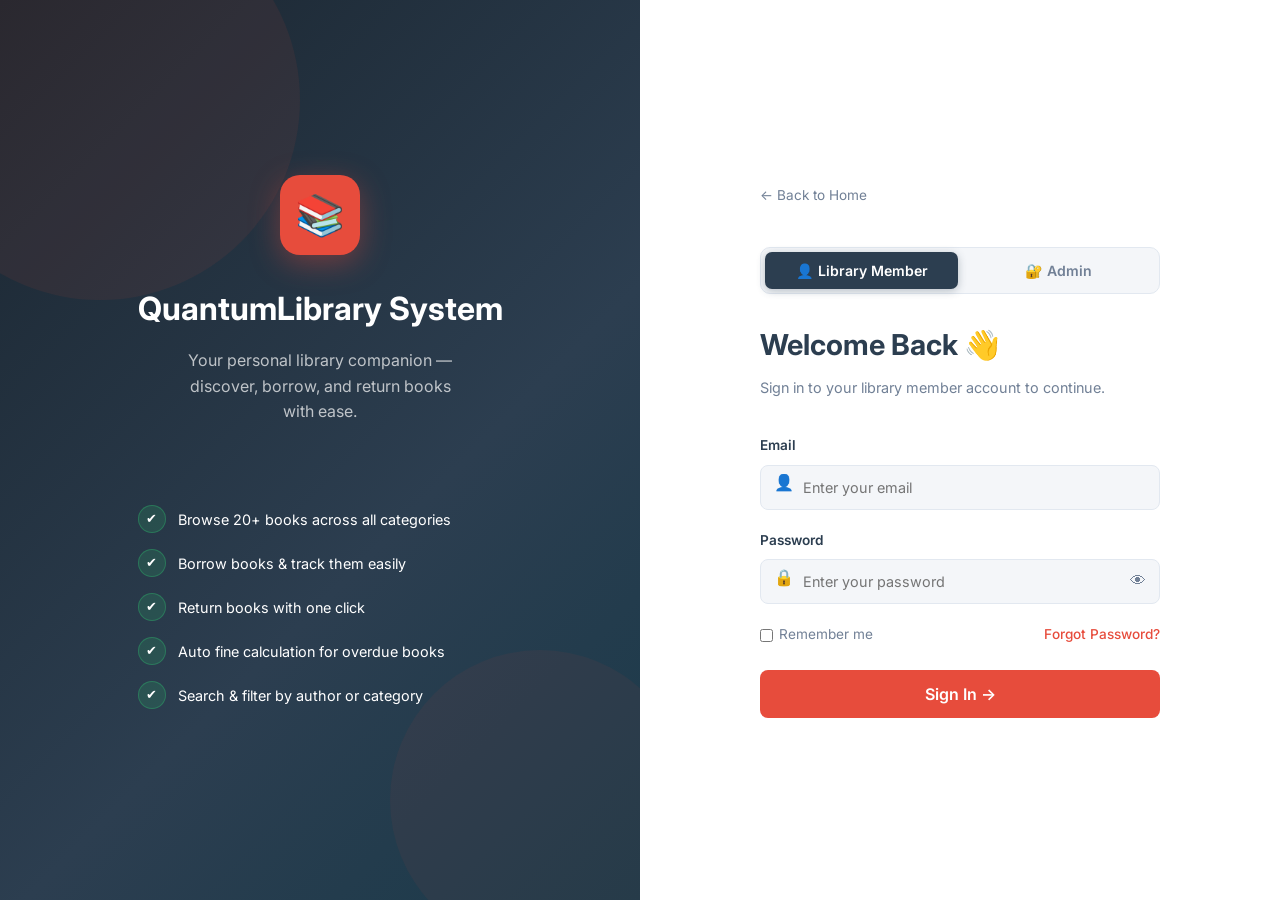
<file: admin.html>
<!DOCTYPE html>
<html lang="en">
<head>
  <meta charset="UTF-8" />
  <meta name="viewport" content="width=device-width, initial-scale=1.0" />
  <title>Admin Panel – QuantumLibrary</title>
  <link rel="stylesheet" href="styles.css" />
  <link rel="icon" href="data:image/svg+xml,<svg xmlns='http://www.w3.org/2000/svg' viewBox='0 0 100 100'><text y='.9em' font-size='90'>🔐</text></svg>" />
  <style>
    /* ── Admin theme ── */
    :root { --admin-primary:#6c3483; --admin-light:#8e44ad; --admin-glow:rgba(142,68,173,.25); }
    .sidebar { background: linear-gradient(180deg,#1a0a2e 0%,#2d1b4e 100%); }
    .sidebar-logo { border-bottom-color: rgba(255,255,255,.08); }
    .sidebar-link.active { background: rgba(142,68,173,.25); border-left-color: var(--admin-light); }
    .sidebar-link:hover  { background: rgba(142,68,173,.15); }

    /* ── Section header ── */
    .admin-section-hdr { display:flex; align-items:center; justify-content:space-between; margin-bottom:22px; }
    .admin-section-hdr h3 { font-size:1.15rem; font-weight:700; color:var(--primary); }

    /* ══════════════════════════════════════════
       5 OVERVIEW STAT CARDS
    ══════════════════════════════════════════ */
    .admin-stats {
      display: grid;
      grid-template-columns: repeat(5,1fr);
      gap: 16px;
      margin-bottom: 28px;
    }
    @media(max-width:1200px){ .admin-stats{ grid-template-columns:repeat(3,1fr); } }
    @media(max-width:700px){  .admin-stats{ grid-template-columns:repeat(2,1fr); } }
    @media(max-width:420px){  .admin-stats{ grid-template-columns:1fr; } }

    .a-stat {
      background: var(--white);
      border-radius: var(--radius);
      border: 1px solid var(--border);
      padding: 22px 20px 16px;
      display: flex; flex-direction: column; gap: 4px;
      box-shadow: var(--shadow-sm);
      cursor: pointer; user-select: none;
      position: relative; overflow: hidden;
      transition: transform .22s cubic-bezier(.34,1.56,.64,1), box-shadow .22s ease;
    }
    /* coloured left stripe */
    .a-stat::before {
      content: '';
      position: absolute; top:0; left:0;
      width: 4px; height: 100%;
      border-radius: 4px 0 0 4px;
      background: var(--border);
      transition: background .2s;
    }
    /* hover arrow */
    .a-stat::after {
      content: '→';
      position: absolute; bottom:13px; right:15px;
      font-size: .82rem; font-weight:700; color:var(--text-muted);
      opacity:0; transform:translateX(-5px);
      transition: opacity .2s ease, transform .2s ease;
    }
    .a-stat.purple::before { background: var(--admin-light); }
    .a-stat.green::before  { background: #27ae60; }
    .a-stat.orange::before { background: #e67e22; }
    .a-stat.red::before    { background: #e74c3c; }
    .a-stat.violet::before { background: #8e44ad; }

    .a-stat:hover { transform:translateY(-5px); box-shadow:0 14px 36px rgba(44,62,80,.13); }
    .a-stat:hover::after { opacity:1; transform:translateX(0); }
    .a-stat:hover .a-icon { transform:scale(1.14) rotate(-4deg); }
    .a-stat:active { transform:translateY(-2px) scale(.975); transition:transform .08s ease; }

    .a-stat .a-icon { font-size:1.65rem; margin-bottom:6px; display:inline-block; transition:transform .22s cubic-bezier(.34,1.56,.64,1); }
    .a-stat .a-num  { font-size:1.9rem; font-weight:800; line-height:1; color:var(--primary); letter-spacing:-.02em; }
    .a-stat .a-lbl  { font-size:.75rem; color:var(--text-muted); font-weight:500; margin-bottom:8px; }
    .a-stat.purple .a-num { color: var(--admin-light); }
    .a-stat.green  .a-num { color: #27ae60; }
    .a-stat.orange .a-num { color: #e67e22; }
    .a-stat.red    .a-num { color: #e74c3c; }
    .a-stat.violet .a-num { color: #8e44ad; }

    /* progress bar */
    .a-progress-track { height:5px; background:var(--border); border-radius:50px; overflow:hidden; margin-top:auto; }
    .a-progress-fill  { height:100%; border-radius:50px; width:0%; transition:width 1.1s cubic-bezier(.4,0,.2,1) .2s; }
    .a-stat.purple .a-progress-fill { background: var(--admin-light); }
    .a-stat.green  .a-progress-fill { background: #27ae60; }
    .a-stat.orange .a-progress-fill { background: #e67e22; }
    .a-stat.red    .a-progress-fill { background: #e74c3c; }
    .a-stat.violet .a-progress-fill { background: #8e44ad; }

    /* sub-label under bar */
    .a-sub { font-size:.68rem; color:var(--text-muted); margin-top:5px; min-height:13px; }

    /* ── Books table ── */
    .books-mgmt-table { width:100%; border-collapse:collapse; font-size:.875rem; }
    .books-mgmt-table th { background:var(--primary); color:var(--white); padding:11px 14px; text-align:left; font-size:.78rem; font-weight:600; text-transform:uppercase; letter-spacing:.04em; }
    .books-mgmt-table th:first-child { border-radius:8px 0 0 0; }
    .books-mgmt-table th:last-child  { border-radius:0 8px 0 0; }
    .books-mgmt-table td { padding:12px 14px; border-bottom:1px solid var(--border); vertical-align:middle; }
    .books-mgmt-table tr:hover td { background:rgba(44,62,80,.03); }
    .books-mgmt-table tr:last-child td { border-bottom:none; }

    .stock-pill { display:inline-flex; align-items:center; gap:4px; padding:3px 10px; border-radius:50px; font-size:.75rem; font-weight:600; }
    .stock-pill.ok    { background:rgba(39,174,96,.12);  color:#27ae60; }
    .stock-pill.low   { background:rgba(230,126,34,.12); color:#e67e22; }
    .stock-pill.empty { background:rgba(231,76,60,.12);  color:#e74c3c; }

    .act-btn { padding:5px 11px; border-radius:6px; border:1.5px solid var(--border); background:none; font-size:.77rem; cursor:pointer; transition:var(--transition); font-weight:600; }
    .act-btn.edit-btn { color:#2980b9; border-color:#2980b9; }
    .act-btn.edit-btn:hover { background:#2980b9; color:#fff; }
    .act-btn.del-btn  { color:#e74c3c; border-color:#e74c3c; }
    .act-btn.del-btn:hover  { background:#e74c3c; color:#fff; }

    /* ── Add/Edit modal form ── */
    .book-form-grid { display:grid; grid-template-columns:1fr 1fr; gap:14px; }
    .book-form-grid .full { grid-column:1/-1; }
    .form-lbl { display:block; font-size:.82rem; font-weight:600; color:var(--primary); margin-bottom:5px; }
    .form-inp { width:100%; padding:10px 13px; border:1.5px solid var(--border); border-radius:var(--radius-sm); font-size:.875rem; outline:none; transition:var(--transition); background:var(--bg); color:var(--text); font-family:inherit; }
    .form-inp:focus { border-color:var(--admin-light); background:var(--white); box-shadow:0 0 0 3px var(--admin-glow); }

    /* ── Fine badge ── */
    .fine-badge { display:inline-block; padding:3px 9px; border-radius:20px; font-size:.72rem; font-weight:700; }
    .fine-badge.none    { background:rgba(39,174,96,.12);  color:#27ae60; }
    .fine-badge.overdue { background:rgba(231,76,60,.12);  color:#e74c3c; }
    .fine-badge.soon    { background:rgba(243,156,18,.12); color:#e67e22; }

    /* ── Filter row ── */
    .filter-row { display:flex; gap:10px; align-items:center; flex-wrap:wrap; margin-bottom:18px; }
    .filter-row input, .filter-row select { padding:8px 13px; border:1.5px solid var(--border); border-radius:var(--radius-sm); font-size:.85rem; outline:none; background:var(--white); transition:var(--transition); font-family:inherit; color:var(--text); }
    .filter-row input { width:260px; }
    .filter-row input:focus, .filter-row select:focus { border-color:var(--admin-light); }
    .filter-tab-row { display:flex; gap:6px; flex-wrap:wrap; margin-bottom:18px; }
    .f-tab { padding:6px 14px; border-radius:50px; font-size:.8rem; font-weight:600; border:1.5px solid var(--border); background:none; cursor:pointer; color:var(--text-muted); transition:var(--transition); }
    .f-tab.active, .f-tab:hover { background:var(--admin-light); color:var(--white); border-color:var(--admin-light); }

    /* ── Empty state ── */
    .empty-state { text-align:center; padding:50px 20px; color:var(--text-muted); }
    .empty-state .ei { font-size:3rem; margin-bottom:12px; display:block; }

    /* ── Overdue cards ── */
    .overdue-card { background:var(--white); border-radius:var(--radius); border:1px solid var(--border); padding:18px 20px; display:flex; align-items:center; gap:16px; box-shadow:var(--shadow-sm); margin-bottom:12px; transition:var(--transition); }
    .overdue-card:hover { transform:translateX(4px); box-shadow:var(--shadow-md); }
    .overdue-card .oc-icon  { font-size:2rem; flex-shrink:0; }
    .overdue-card .oc-info  { flex:1; }
    .overdue-card .oc-title { font-weight:700; font-size:.95rem; color:var(--primary); }
    .overdue-card .oc-meta  { font-size:.8rem; color:var(--text-muted); margin-top:3px; }
    .overdue-card .oc-fine  { font-size:1.1rem; font-weight:800; color:#e74c3c; }

    /* ── Modals ── */
    .modal-overlay { position:fixed; inset:0; background:rgba(0,0,0,.5); z-index:1000; display:flex; align-items:center; justify-content:center; padding:20px; opacity:0; pointer-events:none; transition:opacity var(--transition); }
    .modal-overlay.open { opacity:1; pointer-events:all; }
    .modal { background:var(--white); border-radius:var(--radius); width:100%; max-width:500px; box-shadow:var(--shadow-lg); transform:translateY(20px) scale(.96); transition:transform var(--transition); }
    .modal-overlay.open .modal { transform:translateY(0) scale(1); }
    .modal-header { padding:24px 28px; border-bottom:1px solid var(--border); display:flex; align-items:center; justify-content:space-between; }
    .modal-header h3 { font-size:1.1rem; font-weight:700; color:var(--primary); }
    .modal-close { width:32px; height:32px; background:var(--bg); border:none; border-radius:var(--radius-sm); cursor:pointer; font-size:1.1rem; display:flex; align-items:center; justify-content:center; transition:var(--transition); }
    .modal-close:hover { background:var(--admin-light); color:#fff; }
    .modal-body   { padding:28px; }
    .modal-footer { padding:20px 28px; border-top:1px solid var(--border); display:flex; gap:12px; justify-content:flex-end; }

    .sidebar-overlay { display:none; position:fixed; inset:0; background:rgba(0,0,0,.5); z-index:199; }

    @media(max-width:900px){ .book-form-grid{grid-template-columns:1fr;} .filter-row input{width:100%;} }
    @media(max-width:700px){ .dash-grid-wrap{grid-template-columns:1fr !important;} }
  </style>
</head>
<body>

<div class="sidebar-overlay" id="sidebarOverlay" onclick="closeSidebar()"></div>

<!-- SIDEBAR -->
<aside class="sidebar" id="sidebar">
  <div class="sidebar-logo">
    <div class="logo-icon">🔐</div>
    <span>Admin Panel</span>
  </div>
  <nav class="sidebar-nav">
    <span class="nav-section-label">Management</span>
    <button class="sidebar-link active" id="nav-overview" onclick="showSection('overview',this)">
      <span class="sl-icon">📊</span> Overview
    </button>
    <button class="sidebar-link" id="nav-books" onclick="showSection('books',this)">
      <span class="sl-icon">📚</span> Manage Books
      <span class="sl-badge" id="adminBooksBadge">0</span>
    </button>
    <button class="sidebar-link" id="nav-borrows" onclick="showSection('borrows',this)">
      <span class="sl-icon">📋</span> All Borrows
      <span class="sl-badge" id="adminBorrowsBadge" style="background:#27ae60;">0</span>
    </button>
    <button class="sidebar-link" id="nav-overdue" onclick="showSection('overdue',this)">
      <span class="sl-icon">⚠️</span> Overdue &amp; Fines
      <span class="sl-badge" id="adminOverdueBadge" style="background:#e74c3c;">0</span>
    </button>
    <span class="nav-section-label">Account</span>
    <a class="sidebar-link" href="index.html" style="text-decoration:none;">
      <span class="sl-icon">🏠</span> Home
    </a>
    <button class="sidebar-link" onclick="openLogoutModal()">
      <span class="sl-icon">🚪</span> Logout
    </button>
  </nav>
  <div class="sidebar-footer">
    <div class="sidebar-user">
      <div class="user-avatar" style="background:var(--admin-light);">A</div>
      <div class="user-info">
        <span class="u-name">Administrator</span>
        <span class="u-role">Library Admin</span>
      </div>
    </div>
  </div>
</aside>

<!-- MAIN -->
<div class="main-content">
  <header class="topbar" id="topbar">
    <div class="topbar-left">
      <button class="menu-toggle" id="menuToggle" onclick="toggleSidebar()">☰</button>
      <span class="topbar-title" id="topbarTitle">Overview</span>
    </div>
    <div class="search-bar">
      <span>🔍</span>
      <input type="text" id="globalSearch" placeholder="Search books, members..." oninput="handleAdminSearch(this.value)" />
    </div>
    <div class="topbar-right">
      <button class="btn" style="background:var(--admin-light);color:#fff;padding:9px 18px;font-size:.85rem;"
        onclick="showSection('books',document.getElementById('nav-books'));openAddBookModal()">＋ Add Book</button>
    </div>
  </header>

  <div class="page-content">

    <!-- ══ OVERVIEW ══ -->
    <div class="page-section active" id="section-overview">

      <!-- 5 STAT CARDS -->
      <div class="admin-stats">

        <!-- Total Books -->
        <div class="a-stat purple" title="Manage all books"
             onclick="showSection('books',document.getElementById('nav-books'))">
          <div class="a-icon">📚</div>
          <div class="a-num"  id="ovTotalBooks">0</div>
          <div class="a-lbl">Total Books</div>
          <div class="a-progress-track"><div class="a-progress-fill" id="pbTotalBooks"></div></div>
          <div class="a-sub" id="subTotalBooks">in library</div>
        </div>

        <!-- Available Copies -->
        <div class="a-stat green" title="Browse available stock"
             onclick="showSection('books',document.getElementById('nav-books'));document.getElementById('bookFilterStock').value='available';renderAdminBooks();">
          <div class="a-icon">✅</div>
          <div class="a-num"  id="ovAvailable">0</div>
          <div class="a-lbl">Available Copies</div>
          <div class="a-progress-track"><div class="a-progress-fill" id="pbAvailable"></div></div>
          <div class="a-sub" id="subAvailable">copies in stock</div>
        </div>

        <!-- Currently Borrowed -->
        <div class="a-stat orange" title="View all active borrows"
             onclick="showSection('borrows',document.getElementById('nav-borrows'))">
          <div class="a-icon">📋</div>
          <div class="a-num"  id="ovBorrowed">0</div>
          <div class="a-lbl">Currently Borrowed</div>
          <div class="a-progress-track"><div class="a-progress-fill" id="pbBorrowed"></div></div>
          <div class="a-sub" id="subBorrowed">active loans</div>
        </div>

        <!-- Overdue -->
        <div class="a-stat red" title="View overdue books"
             onclick="showSection('overdue',document.getElementById('nav-overdue'))">
          <div class="a-icon">⚠️</div>
          <div class="a-num"  id="ovOverdue">0</div>
          <div class="a-lbl">Overdue Books</div>
          <div class="a-progress-track"><div class="a-progress-fill" id="pbOverdue"></div></div>
          <div class="a-sub" id="subOverdue">past due date</div>
        </div>

        <!-- Total Fines -->
        <div class="a-stat violet" title="View fines &amp; overdue section"
             onclick="showSection('overdue',document.getElementById('nav-overdue'))">
          <div class="a-icon">💰</div>
          <div class="a-num"  id="ovFines">₹0</div>
          <div class="a-lbl">Total Fines Due</div>
          <div class="a-progress-track"><div class="a-progress-fill" id="pbFines"></div></div>
          <div class="a-sub" id="subFines">₹5 / day overdue</div>
        </div>

      </div>

      <!-- Recent panels -->
      <div style="display:grid;grid-template-columns:1fr 1fr;gap:20px;" class="dash-grid-wrap">
        <div class="card">
          <div class="card-header"><h3>📋 Recent Borrows</h3></div>
          <div class="card-body" id="ovRecentBorrows"></div>
        </div>
        <div class="card">
          <div class="card-header"><h3>⚠️ Overdue Summary</h3></div>
          <div class="card-body" id="ovOverdueSummary"></div>
        </div>
      </div>
    </div>

    <!-- ══ MANAGE BOOKS ══ -->
    <div class="page-section" id="section-books">
      <div class="admin-section-hdr">
        <h3>📚 Manage Books <span id="booksMgmtCount" style="font-size:.85rem;color:var(--text-muted);font-weight:400;"></span></h3>
        <button class="btn" style="background:var(--admin-light);color:#fff;padding:9px 18px;font-size:.85rem;" onclick="openAddBookModal()">＋ Add New Book</button>
      </div>
      <div class="filter-row">
        <input type="text" id="bookSearchAdmin" placeholder="🔍 Search by title, author, ISBN..." oninput="renderAdminBooks()" />
        <select id="bookFilterGenre" onchange="renderAdminBooks()">
          <option value="all">All Categories</option>
          <option value="fiction">Fiction</option>
          <option value="science">Science</option>
          <option value="history">History</option>
          <option value="philosophy">Philosophy</option>
          <option value="programming">Programming</option>
          <option value="technology">Technology</option>
        </select>
        <select id="bookFilterStock" onchange="renderAdminBooks()">
          <option value="all">All Stock</option>
          <option value="available">In Stock</option>
          <option value="empty">Out of Stock</option>
        </select>
      </div>
      <div class="card" style="padding:0;overflow:hidden;">
        <div style="overflow-x:auto;">
          <table class="books-mgmt-table">
            <thead>
              <tr><th>ID</th><th>Book</th><th>Author</th><th>Category</th><th>Year</th><th>Stock</th><th>Actions</th></tr>
            </thead>
            <tbody id="booksMgmtBody"></tbody>
          </table>
        </div>
      </div>
    </div>

    <!-- ══ ALL BORROWS ══ -->
    <div class="page-section" id="section-borrows">
      <div class="admin-section-hdr"><h3>📋 All Active Borrows</h3></div>
      <div class="filter-tab-row">
        <button class="f-tab active" onclick="filterBorrowsTab('all',this)">All</button>
        <button class="f-tab" onclick="filterBorrowsTab('overdue',this)">⚠️ Overdue</button>
        <button class="f-tab" onclick="filterBorrowsTab('safe',this)">✅ On Time</button>
      </div>
      <div class="card" style="padding:0;overflow:hidden;">
        <div style="overflow-x:auto;">
          <table class="books-mgmt-table">
            <thead>
              <tr><th>#</th><th>Member</th><th>Book</th><th>Borrowed On</th><th>Due Date</th><th>Days Left</th><th>Fine</th><th>Action</th></tr>
            </thead>
            <tbody id="borrowsTableBody"></tbody>
          </table>
        </div>
      </div>
    </div>

    <!-- ══ OVERDUE & FINES ══ -->
    <div class="page-section" id="section-overdue">
      <div class="admin-section-hdr">
        <h3>⚠️ Overdue Books &amp; Fines</h3>
        <div style="font-size:.85rem;color:var(--text-muted);">Fine rate: <strong>₹5 / day</strong> after due date</div>
      </div>
      <div id="overdueList"></div>
    </div>

  </div>
</div>

<!-- LOGOUT MODAL -->
<div class="modal-overlay" id="logoutModal">
  <div class="modal" style="max-width:400px;">
    <div class="modal-header">
      <h3>Confirm Logout</h3><button class="modal-close" onclick="closeModal('logoutModal')">✕</button>
    </div>
    <div class="modal-body" style="text-align:center;padding:36px 28px;">
      <div style="font-size:3rem;margin-bottom:12px;">🚪</div>
      <h3 style="color:var(--admin-light);margin-bottom:10px;">Logout from Admin?</h3>
      <p style="color:var(--text-muted);font-size:.9rem;">You will be redirected to the home page.</p>
    </div>
    <div class="modal-footer">
      <button class="btn btn-ghost" onclick="closeModal('logoutModal')">Stay</button>
      <button class="btn btn-primary" style="background:var(--admin-light);" onclick="doLogout()">🚪 Logout</button>
    </div>
  </div>
</div>

<!-- ADD / EDIT BOOK MODAL -->
<div class="modal-overlay" id="bookModal">
  <div class="modal" style="max-width:560px;">
    <div class="modal-header">
      <h3 id="bookModalTitle">➕ Add New Book</h3>
      <button class="modal-close" onclick="closeModal('bookModal')">✕</button>
    </div>
    <div class="modal-body" style="padding:24px 28px;">
      <div class="book-form-grid">
        <div><label class="form-lbl">Book Title *</label><input class="form-inp" id="fTitle" placeholder="e.g. Clean Code" /></div>
        <div><label class="form-lbl">Author *</label><input class="form-inp" id="fAuthor" placeholder="e.g. Robert C. Martin" /></div>
        <div>
          <label class="form-lbl">Category *</label>
          <select class="form-inp" id="fGenre">
            <option value="fiction">Fiction</option>
            <option value="science">Science</option>
            <option value="history">History</option>
            <option value="philosophy">Philosophy</option>
            <option value="programming">Programming</option>
            <option value="technology">Technology</option>
          </select>
        </div>
        <div><label class="form-lbl">Year</label><input class="form-inp" id="fYear" type="number" placeholder="e.g. 2020" min="0" max="2099" /></div>
        <div><label class="form-lbl">ISBN</label><input class="form-inp" id="fIsbn" placeholder="978-x-xx-xxxxxx-x" /></div>
        <div><label class="form-lbl">Stock (copies) *</label><input class="form-inp" id="fStock" type="number" placeholder="e.g. 3" min="0" /></div>
        <div class="full"><label class="form-lbl">Cover Image URL</label><input class="form-inp" id="fCover" placeholder="https://..." /></div>
        <div class="full"><label class="form-lbl">Description</label><textarea class="form-inp" id="fDesc" rows="3" placeholder="Short description of the book..."></textarea></div>
      </div>
    </div>
    <div class="modal-footer">
      <button class="btn btn-ghost" onclick="closeModal('bookModal')">Cancel</button>
      <button class="btn btn-primary" style="background:var(--admin-light);" id="bookModalSaveBtn" onclick="saveBook()">💾 Save Book</button>
    </div>
  </div>
</div>

<!-- DELETE CONFIRM MODAL -->
<div class="modal-overlay" id="deleteModal">
  <div class="modal" style="max-width:400px;">
    <div class="modal-header">
      <h3>🗑️ Delete Book</h3><button class="modal-close" onclick="closeModal('deleteModal')">✕</button>
    </div>
    <div class="modal-body" style="text-align:center;padding:30px;">
<script>
/* ── AUTH GUARD ── */
(function () {
  var role = sessionStorage.getItem('libRole');
  if (!sessionStorage.getItem('libAuth') || (role !== 'ROLE_ADMIN' && role !== 'admin')) {
    window.location.href = 'login.html';
  }
}());

/* ══════════════════════════════════════════════
   STATIC BOOK CATALOG
   Admin can add/edit/delete — saved to localStorage
══════════════════════════════════════════════ */
var DEFAULT_BOOKS = [
  { id:1,  title:'1984',                            author:'George Orwell',           genre:'fiction',     stock:4, year:1949 },
  { id:2,  title:'To Kill a Mockingbird',           author:'Harper Lee',              genre:'fiction',     stock:3, year:1960 },
  { id:3,  title:'A Brief History of Time',         author:'Stephen Hawking',         genre:'science',     stock:5, year:1988 },
  { id:4,  title:'Sapiens',                         author:'Yuval Noah Harari',       genre:'history',     stock:6, year:2011 },
  { id:5,  title:'The Great Gatsby',                author:'F. Scott Fitzgerald',     genre:'fiction',     stock:3, year:1925 },
  { id:6,  title:'The Alchemist',                   author:'Paulo Coelho',            genre:'fiction',     stock:5, year:1988 },
  { id:7,  title:'Thinking, Fast and Slow',         author:'Daniel Kahneman',         genre:'science',     stock:4, year:2011 },
  { id:8,  title:'Dune',                            author:'Frank Herbert',           genre:'fiction',     stock:5, year:1965 },
  { id:9,  title:'Meditations',                     author:'Marcus Aurelius',         genre:'philosophy',  stock:4, year:180  },
  { id:10, title:'The Hobbit',                      author:'J.R.R. Tolkien',          genre:'fiction',     stock:5, year:1937 },
  { id:11, title:'Atomic Habits',                   author:'James Clear',             genre:'science',     stock:6, year:2018 },
  { id:12, title:'Clean Code',                      author:'Robert C. Martin',        genre:'technology',  stock:3, year:2008 },
  { id:13, title:'Effective Java',                  author:'Joshua Bloch',            genre:'programming', stock:4, year:2018 },
  { id:14, title:'Head First Java',                 author:'Kathy Sierra',            genre:'programming', stock:5, year:2005 },
  { id:15, title:'Python Crash Course',             author:'Eric Matthes',            genre:'programming', stock:5, year:2019 },
  { id:16, title:'Fluent Python',                   author:'Luciano Ramalho',         genre:'programming', stock:3, year:2022 },
  { id:17, title:'Automate the Boring Stuff',       author:'Al Sweigart',             genre:'programming', stock:4, year:2019 },
  { id:18, title:'The C Programming Language',      author:'Kernighan & Ritchie',     genre:'programming', stock:3, year:1988 },
  { id:19, title:'The C++ Programming Language',    author:'Bjarne Stroustrup',       genre:'programming', stock:4, year:2013 },
  { id:20, title:'Introduction to Algorithms',      author:'Cormen et al.',           genre:'programming', stock:3, year:2009 },
  { id:21, title:'Data Structures & Algorithms',    author:'Narasimha Karumanchi',    genre:'programming', stock:5, year:2020 },
  { id:22, title:'Cracking the Coding Interview',   author:'Gayle Laakmann McDowell', genre:'programming', stock:6, year:2015 },
  { id:23, title:'JavaScript: The Good Parts',      author:'Douglas Crockford',       genre:'programming', stock:4, year:2008 },
  { id:24, title:'Clean Architecture',              author:'Robert C. Martin',        genre:'programming', stock:3, year:2017 },
  { id:25, title:'Design Patterns',                 author:'Gang of Four',            genre:'programming', stock:3, year:1994 },
  { id:26, title:'The Pragmatic Programmer',        author:'Hunt & Thomas',           genre:'programming', stock:5, year:2019 },
  { id:27, title:'R for Data Science',              author:'Hadley Wickham',          genre:'programming', stock:4, year:2017 },
  { id:28, title:'Homo Deus',                       author:'Yuval Noah Harari',       genre:'history',     stock:4, year:2015 },
  { id:29, title:'The Republic',                    author:'Plato',                   genre:'philosophy',  stock:3, year:-380 },
  { id:30, title:'A Short History of Nearly Everything', author:'Bill Bryson',        genre:'science',     stock:5, year:2003 },
  { id:31, title:'The Psychology of Money',         author:'Morgan Housel',           genre:'science',     stock:6, year:2020 },
  { id:32, title:'Guns, Germs, and Steel',          author:'Jared Diamond',           genre:'history',     stock:4, year:1997 },
];

/* ── Load/save admin books from localStorage ── */
function loadAdminBooks() {
  try { return JSON.parse(localStorage.getItem('admin_books') || 'null') || DEFAULT_BOOKS.slice(); }
  catch(e) { return DEFAULT_BOOKS.slice(); }
}
function saveAdminBooks() {
  localStorage.setItem('admin_books', JSON.stringify(_allBooks));
}

/* ── Load all borrow records from localStorage ── */
function loadAllBorrows() {
  var records = [];
  try {
    var raw = JSON.parse(localStorage.getItem('dash_borrowed') || '[]');
    var curEmail = sessionStorage.getItem('libEmail') || 'member';
    raw.forEach(function(r) { r._userEmail = curEmail; records.push(r); });
  } catch(e) {}
  return records;
}

/* ── STATE ── */
var editingBookId = null;
var deleteBookId  = null;
var borrowsFilter = 'all';
var _allBorrows   = [];
var _allBooks     = loadAdminBooks();

/* ── INIT ── */
document.addEventListener('DOMContentLoaded', function () {
  refreshAll();
});

/* ══════════════════════════════════════════════
   REFRESH ALL — uses localStorage only
══════════════════════════════════════════════ */
function refreshAll() {
  _allBooks   = loadAdminBooks();
  _allBorrows = loadAllBorrows();
  loadStats();
  renderAdminBooks();
  renderBorrowsTable();
  renderOverdue();
  var active  = _allBorrows.filter(function(b) { return !b.returned; });
  var overdue = active.filter(function(b) { return new Date(b.dueDate) < new Date(); });
  document.getElementById('adminBorrowsBadge').textContent = active.length  || '';
  document.getElementById('adminOverdueBadge').textContent = overdue.length || '';
  renderRecentPanels(active, overdue);
}

/* ── SECTION NAV ── */
function showSection(name, btn) {
  var titles = { overview:'Overview', books:'Manage Books', borrows:'All Borrows', overdue:'Overdue & Fines' };
  document.getElementById('topbarTitle').textContent = titles[name] || name;
  document.querySelectorAll('.page-section').forEach(function (s) { s.classList.remove('active'); });
  document.getElementById('section-' + name).classList.add('active');
  document.querySelectorAll('.sidebar-link').forEach(function (l) { l.classList.remove('active'); });
  if (btn) btn.classList.add('active');
  if (window.innerWidth < 900) closeSidebar();
  refreshAll();
}

/* ── SIDEBAR ── */
function toggleSidebar() {
  var s = document.getElementById('sidebar'), o = document.getElementById('sidebarOverlay');
  s.classList.toggle('open');
  o.style.display = s.classList.contains('open') ? 'block' : 'none';
}
function closeSidebar() {
  document.getElementById('sidebar').classList.remove('open');
  document.getElementById('sidebarOverlay').style.display = 'none';
}

/* ══════════════════════════════════════════════
   LOAD STATS — computed from localStorage data
══════════════════════════════════════════════ */
function loadStats() {
  var totalBooks    = _allBooks.length;
  var totalStock    = _allBooks.reduce(function(s,b) { return s + (b.stock||0); }, 0);
  var activeBorrows = _allBorrows.filter(function(b) { return !b.returned; }).length;
  var available     = Math.max(0, totalStock - activeBorrows);
  var overdueCount  = _allBorrows.filter(function(b) { return !b.returned && new Date(b.dueDate) < new Date(); }).length;
  var finesTotal    = _allBorrows.reduce(function(s,b) { return s + calcFine(b.dueDate); }, 0);

  animCount('ovTotalBooks', totalBooks);
  animCount('ovAvailable',  available);
  animCount('ovBorrowed',   activeBorrows);
  animCount('ovOverdue',    overdueCount);

  var fEl = document.getElementById('ovFines');
  if (fEl) {
    fEl.textContent = '₹' + finesTotal;
    fEl.style.color = finesTotal > 0 ? '#e74c3c' : '#8e44ad';
  }

  setText('subTotalBooks', totalBooks + ' titles in library');
  setText('subAvailable',  available + ' copies in stock');
  setText('subBorrowed',   activeBorrows + ' active loans');
  setText('subOverdue',    overdueCount > 0 ? overdueCount + ' past due date' : 'all on time ✅');
  setText('subFines',      finesTotal > 0 ? '₹5/day · total ₹' + finesTotal : 'no fines due ✅');

  setTimeout(function () {
    setBar('pbTotalBooks', 100);
    setBar('pbAvailable',  totalStock > 0 ? Math.round(available / totalStock * 100) : 0);
    setBar('pbBorrowed',   totalStock > 0 ? Math.round(activeBorrows / totalStock * 100) : 0);
    setBar('pbOverdue',    activeBorrows > 0 ? Math.round(overdueCount / activeBorrows * 100) : 0);
    setBar('pbFines',      Math.min(Math.round(finesTotal / 500 * 100), 100));
  }, 150);
}

/* ══════════════════════════════════════════════
   BOOKS TABLE
══════════════════════════════════════════════ */
function renderAdminBooks() {
  var q      = ((document.getElementById('bookSearchAdmin') || {}).value || '').toLowerCase().trim();
  var genre  = ((document.getElementById('bookFilterGenre')  || {}).value || 'all');
  var stockF = ((document.getElementById('bookFilterStock')  || {}).value || 'all');

  var books = _allBooks.slice();
  if (q)               books = books.filter(function(b) { return b.title.toLowerCase().includes(q) || b.author.toLowerCase().includes(q); });
  if (genre !== 'all') books = books.filter(function(b) { return b.genre === genre; });
  if (stockF === 'available') books = books.filter(function(b) { return b.stock > 0; });
  if (stockF === 'empty')     books = books.filter(function(b) { return b.stock === 0; });

  var lbl = document.getElementById('booksMgmtCount');
  if (lbl) lbl.textContent = '(' + books.length + ' books)';
  document.getElementById('adminBooksBadge').textContent = _allBooks.length;

  var tbody = document.getElementById('booksMgmtBody');
  if (!books.length) {
    tbody.innerHTML = '<tr><td colspan="7"><div class="empty-state"><span class="ei">📭</span>No books found.</div></td></tr>';
    return;
  }
  tbody.innerHTML = books.map(function(b) {
    var sClass = b.stock === 0 ? 'empty' : b.stock <= 2 ? 'low' : 'ok';
    var sLabel = b.stock === 0 ? '📛 Out of Stock' : b.stock <= 2 ? '⚠️ ' + b.stock + ' left' : '✅ ' + b.stock + ' copies';
    return '<tr>'
      + '<td style="font-size:.78rem;color:var(--text-muted);font-weight:600;">#' + String(b.id).padStart(3,'0') + '</td>'
      + '<td><span style="font-weight:600;font-size:.875rem;">' + b.title + '</span></td>'
      + '<td style="font-size:.84rem;">' + b.author + '</td>'
      + '<td><span class="book-genre-tag" style="position:static;font-size:.72rem;">' + b.genre + '</span></td>'
      + '<td style="font-size:.82rem;color:var(--text-muted);">' + (b.year > 0 ? b.year : Math.abs(b.year) + ' BC') + '</td>'
      + '<td><span class="stock-pill ' + sClass + '">' + sLabel + '</span></td>'
      + '<td style="white-space:nowrap;">'
      + '<button class="act-btn edit-btn" onclick="openEditBookModal(' + b.id + ')">✏️ Edit</button>&nbsp;'
      + '<button class="act-btn del-btn"  onclick="openDeleteModal(' + b.id + ')">🗑️</button>'
      + '</td></tr>';
  }).join('');
}

/* ══════════════════════════════════════════════
   BORROWS TABLE
══════════════════════════════════════════════ */
function loadBorrows() { renderBorrowsTable(); renderOverdue(); }

function filterBorrowsTab(filter, btn) {
  borrowsFilter = filter;
  document.querySelectorAll('.f-tab').forEach(function(t) { t.classList.remove('active'); });
  btn.classList.add('active');
  renderBorrowsTable();
}

function renderBorrowsTable() {
  var active = _allBorrows.filter(function(b) { return !b.returned; });
  if (borrowsFilter === 'overdue') active = active.filter(function(b) { return new Date(b.dueDate) < new Date(); });
  if (borrowsFilter === 'safe')    active = active.filter(function(b) { return new Date(b.dueDate) >= new Date(); });

  var tbody = document.getElementById('borrowsTableBody');
  if (!active.length) {
    tbody.innerHTML = '<tr><td colspan="8"><div class="empty-state"><span class="ei">📋</span>No borrow records yet.<br><small>Members borrow books from the dashboard.</small></div></td></tr>';
    return;
  }
  tbody.innerHTML = active.map(function(b, i) {
    var fine     = calcFine(b.dueDate);
    var daysLeft = Math.ceil((new Date(b.dueDate) - new Date()) / 86400000);
    var isOD     = daysLeft < 0;
    var cls      = isOD ? 'overdue' : daysLeft <= 3 ? 'soon' : 'none';
    var lbl      = isOD ? Math.abs(daysLeft) + 'd overdue' : daysLeft + 'd left';
    var bookTitle = (b.title) || ('Book #' + b.bookId);
    var userEmail = b._userEmail || 'member';
    return '<tr>'
      + '<td style="font-size:.78rem;color:var(--text-muted);">' + (i+1) + '</td>'
      + '<td style="font-size:.85rem;font-weight:600;">👤 ' + userEmail + '</td>'
      + '<td style="font-size:.85rem;">' + bookTitle + '</td>'
      + '<td style="font-size:.8rem;color:var(--text-muted);">' + fmtDate(b.borrowDate) + '</td>'
      + '<td style="font-size:.8rem;">' + fmtDate(b.dueDate) + '</td>'
      + '<td><span class="fine-badge ' + cls + '">' + lbl + '</span></td>'
      + '<td style="font-weight:700;' + (fine > 0 ? 'color:#e74c3c;' : 'color:#27ae60;') + '">₹' + fine + '</td>'
      + '<td><span style="font-size:.75rem;color:var(--text-muted);">—</span></td>'
      + '</tr>';
  }).join('');
}

/* ── Overview recent panels ── */
function renderRecentPanels(active, overdue) {
  var rEl = document.getElementById('ovRecentBorrows');
  if (rEl) {
    if (!active.length) {
      rEl.innerHTML = '<div class="empty-state"><span class="ei">📋</span>No active borrows yet.</div>';
    } else {
      rEl.innerHTML = active.slice(0, 5).map(function(b) {
        var fine = calcFine(b.dueDate);
        return '<div class="activity-item">'
          + '<div class="act-icon borrow">📚</div>'
          + '<div style="flex:1;">'
          + '<span style="font-size:.85rem;font-weight:600;">' + (b.title || 'Book #' + b.bookId) + '</span>'
          + '<span style="display:block;font-size:.75rem;color:var(--text-muted);">'
          + (b._userEmail || 'member') + ' · Due: ' + fmtDate(b.dueDate)
          + (fine > 0 ? ' · <span style="color:#e74c3c;font-weight:700;">₹' + fine + ' fine</span>' : '')
          + '</span></div></div>';
      }).join('');
    }
  }
  var oEl = document.getElementById('ovOverdueSummary');
  if (oEl) {
    if (!overdue.length) {
      oEl.innerHTML = '<div class="empty-state"><span class="ei">✅</span>No overdue books!</div>';
    } else {
      oEl.innerHTML = overdue.slice(0, 5).map(function(b) {
        var fine = calcFine(b.dueDate);
        return '<div class="activity-item">'
          + '<div class="act-icon" style="background:rgba(231,76,60,.12);color:#e74c3c;">⚠️</div>'
          + '<div style="flex:1;">'
          + '<span style="font-size:.85rem;font-weight:600;color:#e74c3c;">' + (b.title || 'Book #' + b.bookId) + '</span>'
          + '<span style="display:block;font-size:.75rem;color:var(--text-muted);">'
          + (b._userEmail || 'member') + ' · Fine: <strong style="color:#e74c3c;">₹' + fine + '</strong>'
          + '</span></div></div>';
      }).join('');
    }
  }
}

/* ── Overdue section ── */
function renderOverdue() {
  var overdue = _allBorrows.filter(function(b) { return !b.returned && new Date(b.dueDate) < new Date(); });
  var el = document.getElementById('overdueList');
  if (!overdue.length) {
    el.innerHTML = '<div class="empty-state"><span class="ei">✅</span><strong>No overdue books!</strong><p style="margin-top:8px;">All borrowed books are within their due date.</p></div>';
    return;
  }
  el.innerHTML = overdue.map(function(b) {
    var fine = calcFine(b.dueDate);
    var days = Math.ceil((new Date() - new Date(b.dueDate)) / 86400000);
    return '<div class="overdue-card">'
      + '<div class="oc-icon">📕</div>'
      + '<div class="oc-info">'
      + '<div class="oc-title">' + (b.title || 'Book #' + b.bookId) + '</div>'
      + '<div class="oc-meta">Member: <strong>' + (b._userEmail || 'member') + '</strong> &nbsp;·&nbsp; Due: <strong style="color:#e74c3c;">' + fmtDate(b.dueDate) + '</strong> &nbsp;·&nbsp; <strong>' + days + ' day' + (days !== 1 ? 's' : '') + ' overdue</strong></div>'
      + '</div>'
      + '<div class="oc-fine">₹' + fine + '</div>'
      + '</div>';
  }).join('');
}

/* ══════════════════════════════════════════════
   ADD / EDIT / DELETE BOOK — saved to localStorage
══════════════════════════════════════════════ */
function openAddBookModal() {
  editingBookId = null;
  document.getElementById('bookModalTitle').textContent   = '➕ Add New Book';
  document.getElementById('bookModalSaveBtn').textContent = '💾 Save Book';
  ['fTitle','fAuthor','fYear','fIsbn','fStock','fCover','fDesc'].forEach(function(id) { document.getElementById(id).value = ''; });
  document.getElementById('fGenre').value = 'fiction';
  openModal('bookModal');
}

function openEditBookModal(id) {
  var book = _allBooks.find(function(b) { return b.id === id; });
  if (!book) return;
  editingBookId = id;
  document.getElementById('bookModalTitle').textContent   = '✏️ Edit Book';
  document.getElementById('bookModalSaveBtn').textContent = '💾 Update Book';
  document.getElementById('fTitle').value  = book.title;
  document.getElementById('fAuthor').value = book.author;
  document.getElementById('fGenre').value  = book.genre;
  document.getElementById('fYear').value   = book.year || '';
  document.getElementById('fIsbn').value   = book.isbn  || '';
  document.getElementById('fStock').value  = book.stock;
  document.getElementById('fCover').value  = book.coverUrl || book.cover || '';
  document.getElementById('fDesc').value   = book.description || '';
  openModal('bookModal');
}

function saveBook() {
  var title  = document.getElementById('fTitle').value.trim();
  var author = document.getElementById('fAuthor').value.trim();
  var genre  = document.getElementById('fGenre').value;
  var year   = parseInt(document.getElementById('fYear').value)  || new Date().getFullYear();
  var isbn   = document.getElementById('fIsbn').value.trim();
  var stock  = parseInt(document.getElementById('fStock').value) || 0;
  var cover  = document.getElementById('fCover').value.trim();
  var desc   = document.getElementById('fDesc').value.trim();

  if (!title || !author || stock < 0) { showToast('Please fill Title, Author, and Stock fields.', 'error'); return; }

  if (editingBookId) {
    var idx = _allBooks.findIndex(function(b) { return b.id === editingBookId; });
    if (idx !== -1) {
      _allBooks[idx] = Object.assign(_allBooks[idx], { title:title, author:author, genre:genre, year:year, isbn:isbn, stock:stock, coverUrl:cover, description:desc });
    }
    showToast('"' + title + '" updated ✅', 'success');
  } else {
    var newId = Math.max.apply(null, _allBooks.map(function(b) { return b.id; })) + 1;
    _allBooks.push({ id:newId, title:title, author:author, genre:genre, year:year, isbn:isbn, stock:stock, coverUrl:cover, description:desc });
    showToast('"' + title + '" added 📚', 'success');
  }
  saveAdminBooks();
  closeModal('bookModal');
  renderAdminBooks();
  loadStats();
}

/* ── DELETE ── */
function openDeleteModal(id) {
  deleteBookId = id;
  var book = _allBooks.find(function(b) { return b.id === id; });
  document.getElementById('deleteBookName').textContent = book ? '"' + book.title + '"' : 'this book';
  document.getElementById('confirmDeleteBtn').onclick = confirmDelete;
  openModal('deleteModal');
}

function confirmDelete() {
  if (!deleteBookId) return;
  var book = _allBooks.find(function(b) { return b.id === deleteBookId; });
  _allBooks = _allBooks.filter(function(b) { return b.id !== deleteBookId; });
  saveAdminBooks();
  showToast('"' + (book ? book.title : 'Book') + '" deleted.', 'info');
  closeModal('deleteModal');
  deleteBookId = null;
  renderAdminBooks();
  loadStats();
}

/* ── ADMIN SEARCH ── */
function handleAdminSearch(q) {
  if (q.trim()) {
    showSection('books', document.getElementById('nav-books'));
    document.getElementById('bookSearchAdmin').value = q.trim();
    renderAdminBooks();
  }
}

/* ── MODALS ── */
function openModal(id)  { document.getElementById(id).classList.add('open'); }
function closeModal(id) { document.getElementById(id).classList.remove('open'); }
document.querySelectorAll('.modal-overlay').forEach(function (o) {
  o.addEventListener('click', function (e) { if (e.target === o) o.classList.remove('open'); });
});

/* ── LOGOUT ── */
function openLogoutModal() { openModal('logoutModal'); }
function doLogout() {
  ['libAuth','libUser','libRole','libEmail','libToken'].forEach(function (k) { sessionStorage.removeItem(k); });
  window.location.href = 'index.html';
}

/* ── KEYBOARD ── */
document.addEventListener('keydown', function (e) {
  if (e.key === 'Escape') document.querySelectorAll('.modal-overlay.open').forEach(function (m) { m.classList.remove('open'); });
});

/* ── HELPERS ── */
function setText(id, val) { var el = document.getElementById(id); if (el) el.textContent = val; }
function fmtDate(dateStr) { return new Date(dateStr).toLocaleDateString('en-IN', { day:'numeric', month:'short', year:'numeric' }); }
function setBar(id, pct)  { var el = document.getElementById(id); if (el) el.style.width = Math.max(0, Math.min(100, pct)) + '%'; }
function calcFine(dueDate) {
  var daysLate = Math.ceil((new Date() - new Date(dueDate)) / 86400000);
  return daysLate > 0 ? daysLate * 5 : 0;
}
function animCount(id, target) {
  var el = document.getElementById(id); if (!el) return;
  el.textContent = '0';
  var cur = 0, step = Math.max(1, Math.ceil(target / 40));
  var t = setInterval(function () { cur = Math.min(cur + step, target); el.textContent = cur; if (cur >= target) clearInterval(t); }, 20);
}


</script>
</body>
</html>
</file>
<file: styles.css>
/* ============================================
   LIBRARY MANAGEMENT SYSTEM - MAIN STYLESHEET
   Primary: #2C3E50 | Accent: #E74C3C
   ============================================ */

@import url('https://fonts.googleapis.com/css2?family=Inter:wght@300;400;500;600;700;800&display=swap');

/* ── CSS VARIABLES ── */
:root {
  --primary:        #2C3E50;
  --primary-light:  #34495E;
  --accent:         #E74C3C;
  --accent-dark:    #C0392B;
  --bg:             #F4F6F9;
  --white:          #FFFFFF;
  --text:           #2D3748;
  --text-muted:     #718096;
  --border:         #E2E8F0;
  --shadow-sm:      0 2px 8px rgba(0,0,0,.08);
  --shadow-md:      0 4px 20px rgba(0,0,0,.12);
  --shadow-lg:      0 8px 40px rgba(0,0,0,.16);
  --radius:         12px;
  --radius-sm:      8px;
  --sidebar-w:      260px;
  --transition:     0.3s ease;
}

/* ── RESET ── */
*, *::before, *::after { box-sizing: border-box; margin: 0; padding: 0; }
html { scroll-behavior: smooth; }
body {
  font-family: 'Inter', sans-serif;
  background: var(--bg);
  color: var(--text);
  line-height: 1.6;
  overflow-x: hidden;
}
a { text-decoration: none; color: inherit; }
ul { list-style: none; }
img { max-width: 100%; display: block; }
button { cursor: pointer; font-family: inherit; }
input, textarea, select { font-family: inherit; }

/* ── UTILITIES ── */
.container { max-width: 1200px; margin: 0 auto; padding: 0 24px; }
.hidden { display: none !important; }
.flex { display: flex; }
.flex-center { display: flex; align-items: center; justify-content: center; }
.gap-1 { gap: 8px; }
.gap-2 { gap: 16px; }

/* ──────────────────────────────────────
   WELCOME PAGE — NAVBAR
────────────────────────────────────── */
.navbar {
  position: fixed;
  top: 0; left: 0; right: 0;
  z-index: 1000;
  background: rgba(44,62,80,.95);
  backdrop-filter: blur(12px);
  border-bottom: 1px solid rgba(255,255,255,.08);
  padding: 0 24px;
  height: 68px;
  display: flex;
  align-items: center;
  justify-content: space-between;
  transition: var(--transition);
}
.navbar.scrolled { box-shadow: var(--shadow-md); }

.nav-logo {
  display: flex;
  align-items: center;
  gap: 10px;
  color: var(--white);
  font-weight: 700;
  font-size: 1.25rem;
}
.nav-logo .logo-icon {
  width: 36px; height: 36px;
  background: var(--accent);
  border-radius: var(--radius-sm);
  display: flex; align-items: center; justify-content: center;
  font-size: 1.1rem;
}
.nav-links {
  display: flex;
  align-items: center;
  gap: 8px;
}
.nav-links a {
  color: rgba(255,255,255,.8);
  padding: 8px 16px;
  border-radius: var(--radius-sm);
  font-weight: 500;
  font-size: .9rem;
  transition: var(--transition);
}
.nav-links a:hover { color: var(--white); background: rgba(255,255,255,.1); }
.nav-links .btn-nav {
  background: var(--accent);
  color: var(--white) !important;
  padding: 8px 20px;
}
.nav-links .btn-nav:hover { background: var(--accent-dark); }

.hamburger {
  display: none;
  flex-direction: column;
  gap: 5px;
  background: none;
  border: none;
  cursor: pointer;
  padding: 4px;
}
.hamburger span {
  display: block;
  width: 24px; height: 2px;
  background: var(--white);
  border-radius: 2px;
  transition: var(--transition);
}

/* ── HERO ── */
.hero {
  min-height: 100vh;
  background: linear-gradient(135deg, #1a252f 0%, #2C3E50 50%, #1a3a4a 100%);
  display: flex;
  align-items: center;
  padding-top: 68px;
  position: relative;
  overflow: hidden;
}
.hero::before {
  content: '';
  position: absolute;
  inset: 0;
  background: url("data:image/svg+xml,%3Csvg width='60' height='60' viewBox='0 0 60 60' xmlns='http://www.w3.org/2000/svg'%3E%3Cg fill='none' fill-rule='evenodd'%3E%3Cg fill='%23ffffff' fill-opacity='0.03'%3E%3Cpath d='M36 34v-4h-2v4h-4v2h4v4h2v-4h4v-2h-4zm0-30V0h-2v4h-4v2h4v4h2V6h4V4h-4zM6 34v-4H4v4H0v2h4v4h2v-4h4v-2H6zM6 4V0H4v4H0v2h4v4h2V6h4V4H6z'/%3E%3C/g%3E%3C/g%3E%3C/svg%3E");
}
.hero-content {
  position: relative;
  z-index: 1;
  max-width: 700px;
}
.hero-badge {
  display: inline-flex;
  align-items: center;
  gap: 8px;
  background: rgba(231,76,60,.15);
  border: 1px solid rgba(231,76,60,.3);
  color: #ff8a7a;
  padding: 6px 16px;
  border-radius: 50px;
  font-size: .85rem;
  font-weight: 500;
  margin-bottom: 24px;
  animation: fadeInDown .6s ease;
}
.hero h1 {
  font-size: clamp(2.2rem, 5vw, 3.5rem);
  font-weight: 800;
  color: var(--white);
  line-height: 1.15;
  margin-bottom: 20px;
  animation: fadeInUp .7s ease .1s both;
}
.hero h1 span { color: var(--accent); }
.hero p {
  font-size: 1.1rem;
  color: rgba(255,255,255,.7);
  margin-bottom: 36px;
  max-width: 520px;
  animation: fadeInUp .7s ease .2s both;
}
.hero-buttons {
  display: flex;
  gap: 16px;
  flex-wrap: wrap;
  animation: fadeInUp .7s ease .3s both;
}

/* ── HERO FLOATING CARDS ── */
.hero-visual {
  position: absolute;
  right: 5%;
  top: 50%;
  transform: translateY(-50%);
  display: grid;
  grid-template-columns: 1fr 1fr;
  gap: 16px;
  opacity: .85;
  pointer-events: none;
}
.floating-card {
  background: rgba(255,255,255,.07);
  border: 1px solid rgba(255,255,255,.12);
  border-radius: var(--radius);
  padding: 20px;
  backdrop-filter: blur(8px);
  text-align: center;
  color: var(--white);
  animation: float 4s ease-in-out infinite;
}
.floating-card:nth-child(2) { animation-delay: .5s; }
.floating-card:nth-child(3) { animation-delay: 1s; }
.floating-card:nth-child(4) { animation-delay: 1.5s; }
.floating-card .fc-icon { font-size: 2rem; margin-bottom: 8px; }
.floating-card .fc-num { font-size: 1.6rem; font-weight: 700; }
.floating-card .fc-label { font-size: .78rem; opacity: .7; }

/* ── BUTTONS ── */
.btn {
  display: inline-flex;
  align-items: center;
  gap: 8px;
  padding: 12px 28px;
  border-radius: var(--radius-sm);
  font-weight: 600;
  font-size: .95rem;
  border: none;
  transition: var(--transition);
  white-space: nowrap;
}
.btn-primary {
  background: var(--accent);
  color: var(--white);
  box-shadow: 0 4px 15px rgba(231,76,60,.35);
}
.btn-primary:hover {
  background: var(--accent-dark);
  transform: translateY(-2px);
  box-shadow: 0 6px 20px rgba(231,76,60,.45);
}
.btn-outline {
  background: transparent;
  color: var(--white);
  border: 2px solid rgba(255,255,255,.4);
}
.btn-outline:hover {
  border-color: var(--white);
  background: rgba(255,255,255,.1);
}
.btn-ghost {
  background: transparent;
  color: var(--primary);
  border: 2px solid var(--border);
}
.btn-ghost:hover { border-color: var(--primary); background: var(--primary); color: var(--white); }

/* ── SECTIONS ── */
.section { padding: 90px 0; }
.section-alt { background: var(--white); }
.section-header { text-align: center; margin-bottom: 60px; }
.section-tag {
  display: inline-block;
  background: rgba(231,76,60,.1);
  color: var(--accent);
  padding: 4px 14px;
  border-radius: 50px;
  font-size: .8rem;
  font-weight: 600;
  text-transform: uppercase;
  letter-spacing: .05em;
  margin-bottom: 14px;
}
.section-header h2 {
  font-size: clamp(1.8rem, 3vw, 2.5rem);
  font-weight: 700;
  color: var(--primary);
  margin-bottom: 14px;
}
.section-header p { color: var(--text-muted); max-width: 520px; margin: 0 auto; font-size: 1rem; }

/* ── FEATURES GRID ── */
.features-grid {
  display: grid;
  grid-template-columns: repeat(auto-fit, minmax(250px, 1fr));
  gap: 24px;
}
.feature-card {
  background: var(--white);
  border-radius: var(--radius);
  padding: 32px 24px;
  border: 1px solid var(--border);
  transition: var(--transition);
  position: relative;
  overflow: hidden;
}
.feature-card::before {
  content: '';
  position: absolute;
  top: 0; left: 0; right: 0;
  height: 3px;
  background: var(--accent);
  transform: scaleX(0);
  transition: var(--transition);
  transform-origin: left;
}
.feature-card:hover::before { transform: scaleX(1); }
.feature-card:hover { transform: translateY(-4px); box-shadow: var(--shadow-md); }
.feature-icon {
  width: 52px; height: 52px;
  background: rgba(44,62,80,.06);
  border-radius: var(--radius-sm);
  display: flex; align-items: center; justify-content: center;
  font-size: 1.5rem;
  margin-bottom: 20px;
}
.feature-card h3 { font-size: 1.1rem; font-weight: 600; margin-bottom: 10px; color: var(--primary); }
.feature-card p { font-size: .9rem; color: var(--text-muted); }

/* ── ABOUT SECTION ── */
.about-grid { display: grid; grid-template-columns: 1fr 1fr; gap: 60px; align-items: center; }
.about-image {
  border-radius: var(--radius);
  overflow: hidden;
  box-shadow: var(--shadow-lg);
  position: relative;
}
.about-image img { width: 100%; height: 350px; object-fit: cover; }
.about-badge {
  position: absolute;
  bottom: 24px; right: 24px;
  background: var(--white);
  border-radius: var(--radius);
  padding: 16px 20px;
  box-shadow: var(--shadow-md);
  text-align: center;
}
.about-badge .ab-num { font-size: 2rem; font-weight: 800; color: var(--accent); display: block; }
.about-badge .ab-label { font-size: .8rem; color: var(--text-muted); }
.about-content h2 { font-size: 2rem; font-weight: 700; color: var(--primary); margin-bottom: 20px; }
.about-content p { color: var(--text-muted); margin-bottom: 16px; font-size: .95rem; }
.about-stats { display: grid; grid-template-columns: 1fr 1fr; gap: 20px; margin: 32px 0; }
.about-stat { text-align: center; padding: 20px; background: var(--bg); border-radius: var(--radius-sm); }
.about-stat .num { font-size: 1.8rem; font-weight: 800; color: var(--accent); display: block; }
.about-stat .lbl { font-size: .8rem; color: var(--text-muted); }

/* ── CONTACT SECTION ── */
.contact-grid { display: grid; grid-template-columns: 1fr 1.5fr; gap: 60px; align-items: start; }
.contact-info h2 { font-size: 2rem; font-weight: 700; color: var(--primary); margin-bottom: 16px; }
.contact-info p { color: var(--text-muted); margin-bottom: 32px; }
.contact-item { display: flex; gap: 14px; align-items: flex-start; margin-bottom: 20px; }
.ci-icon {
  width: 42px; height: 42px;
  background: rgba(231,76,60,.1);
  border-radius: var(--radius-sm);
  display: flex; align-items: center; justify-content: center;
  font-size: 1.1rem; flex-shrink: 0;
}
.ci-text strong { display: block; font-size: .9rem; color: var(--primary); }
.ci-text span { font-size: .85rem; color: var(--text-muted); }
.contact-form {
  background: var(--white);
  border-radius: var(--radius);
  padding: 40px;
  box-shadow: var(--shadow-md);
}
.form-group { margin-bottom: 20px; }
.form-group label { display: block; font-size: .85rem; font-weight: 600; color: var(--primary); margin-bottom: 8px; }
.form-group input,
.form-group textarea,
.form-group select {
  width: 100%;
  padding: 12px 16px;
  border: 1.5px solid var(--border);
  border-radius: var(--radius-sm);
  font-size: .9rem;
  outline: none;
  transition: var(--transition);
  background: var(--bg);
  color: var(--text);
}
.form-group input:focus,
.form-group textarea:focus,
.form-group select:focus {
  border-color: var(--primary);
  background: var(--white);
  box-shadow: 0 0 0 3px rgba(44,62,80,.08);
}
.form-group textarea { resize: vertical; min-height: 120px; }
.form-row { display: grid; grid-template-columns: 1fr 1fr; gap: 16px; }

/* ── FOOTER ── */
.footer {
  background: var(--primary);
  color: rgba(255,255,255,.7);
  padding: 60px 0 30px;
}
.footer-grid { display: grid; grid-template-columns: 2fr 1fr 1fr 1fr; gap: 40px; margin-bottom: 50px; }
.footer-brand .nav-logo { color: var(--white); margin-bottom: 16px; }
.footer-brand p { font-size: .9rem; max-width: 240px; line-height: 1.7; }
.footer-col h4 { color: var(--white); font-size: .95rem; font-weight: 600; margin-bottom: 16px; }
.footer-col ul li { margin-bottom: 10px; }
.footer-col ul li a { font-size: .85rem; transition: var(--transition); }
.footer-col ul li a:hover { color: var(--white); padding-left: 4px; }
.footer-bottom {
  border-top: 1px solid rgba(255,255,255,.1);
  padding-top: 24px;
  display: flex;
  justify-content: space-between;
  align-items: center;
  font-size: .85rem;
}
.social-links { display: flex; gap: 12px; }
.social-links a {
  width: 36px; height: 36px;
  background: rgba(255,255,255,.08);
  border-radius: var(--radius-sm);
  display: flex; align-items: center; justify-content: center;
  color: rgba(255,255,255,.7);
  transition: var(--transition);
}
.social-links a:hover { background: var(--accent); color: var(--white); }

/* ──────────────────────────────────────
   LOGIN PAGE
────────────────────────────────────── */
.login-page {
  min-height: 100vh;
  display: grid;
  grid-template-columns: 1fr 1fr;
}
.login-left {
  background: linear-gradient(135deg, #1a252f 0%, #2C3E50 60%, #1a3a4a 100%);
  display: flex;
  flex-direction: column;
  justify-content: center;
  align-items: center;
  padding: 60px;
  position: relative;
  overflow: hidden;
}
.login-left::before {
  content: '';
  position: absolute;
  width: 400px; height: 400px;
  border-radius: 50%;
  background: rgba(231,76,60,.08);
  top: -100px; left: -100px;
}
.login-left::after {
  content: '';
  position: absolute;
  width: 300px; height: 300px;
  border-radius: 50%;
  background: rgba(231,76,60,.06);
  bottom: -50px; right: -50px;
}
.login-left-content { position: relative; z-index: 1; text-align: center; color: var(--white); }
.login-left-content .logo-big {
  width: 80px; height: 80px;
  background: var(--accent);
  border-radius: 20px;
  display: flex; align-items: center; justify-content: center;
  font-size: 2.5rem;
  margin: 0 auto 28px;
  box-shadow: 0 8px 30px rgba(231,76,60,.4);
}
.login-left-content h2 { font-size: 2rem; font-weight: 700; margin-bottom: 14px; }
.login-left-content p { font-size: 1rem; opacity: .7; max-width: 280px; margin: 0 auto 40px; }
.login-features { text-align: left; }
.login-feature { display: flex; align-items: center; gap: 12px; margin-bottom: 16px; font-size: .9rem; }
.login-feature .check {
  width: 28px; height: 28px;
  background: rgba(46,213,115,.15);
  border: 1px solid rgba(46,213,115,.3);
  border-radius: 50%;
  display: flex; align-items: center; justify-content: center;
  font-size: .8rem; flex-shrink: 0;
}

.login-right {
  display: flex;
  flex-direction: column;
  justify-content: center;
  align-items: center;
  padding: 60px;
  background: var(--white);
}
.login-form-container { width: 100%; max-width: 400px; }
.login-form-container .back-link {
  display: inline-flex;
  align-items: center;
  gap: 6px;
  color: var(--text-muted);
  font-size: .85rem;
  margin-bottom: 40px;
  transition: var(--transition);
}
.login-form-container .back-link:hover { color: var(--primary); }
.login-form-container h1 { font-size: 1.8rem; font-weight: 700; color: var(--primary); margin-bottom: 8px; }
.login-form-container .subtitle { color: var(--text-muted); font-size: .9rem; margin-bottom: 36px; }

.input-group { position: relative; margin-bottom: 20px; }
.input-group label { display: block; font-size: .85rem; font-weight: 600; color: var(--primary); margin-bottom: 8px; }
.input-group .input-icon {
  position: absolute;
  left: 14px; bottom: 14px;
  color: var(--text-muted);
  font-size: 1rem;
  pointer-events: none;
}
.input-group input {
  width: 100%;
  padding: 13px 16px 13px 42px;
  border: 1.5px solid var(--border);
  border-radius: var(--radius-sm);
  font-size: .9rem;
  outline: none;
  transition: var(--transition);
  background: var(--bg);
  color: var(--text);
}
.input-group input:focus {
  border-color: var(--primary);
  background: var(--white);
  box-shadow: 0 0 0 3px rgba(44,62,80,.08);
}
.input-group .toggle-pwd {
  position: absolute;
  right: 14px; bottom: 14px;
  background: none; border: none;
  color: var(--text-muted); cursor: pointer;
  font-size: 1rem;
}
.error-msg {
  background: rgba(231,76,60,.08);
  border: 1px solid rgba(231,76,60,.2);
  color: var(--accent);
  border-radius: var(--radius-sm);
  padding: 10px 14px;
  font-size: .85rem;
  margin-bottom: 16px;
  display: none;
}
.error-msg.show { display: flex; align-items: center; gap: 8px; }

.btn-login {
  width: 100%;
  padding: 14px;
  background: var(--accent);
  color: var(--white);
  border: none;
  border-radius: var(--radius-sm);
  font-size: 1rem;
  font-weight: 600;
  cursor: pointer;
  transition: var(--transition);
  position: relative;
  overflow: hidden;
}
.btn-login:hover { background: var(--accent-dark); }
.btn-login:active { transform: scale(.98); }
.btn-login .spinner {
  display: none;
  width: 20px; height: 20px;
  border: 2px solid rgba(255,255,255,.3);
  border-top-color: var(--white);
  border-radius: 50%;
  animation: spin .6s linear infinite;
  margin: 0 auto;
}
.btn-login.loading .btn-text { display: none; }
.btn-login.loading .spinner { display: block; }
.demo-hint {
  margin-top: 20px;
  background: rgba(44,62,80,.05);
  border-radius: var(--radius-sm);
  padding: 12px 16px;
  font-size: .82rem;
  color: var(--text-muted);
  text-align: center;
}
.demo-hint code {
  background: var(--primary);
  color: var(--white);
  padding: 1px 6px;
  border-radius: 4px;
  font-family: monospace;
}

/* ──────────────────────────────────────
   DASHBOARD
────────────────────────────────────── */
.dashboard-layout {
  display: flex;
  min-height: 100vh;
}

/* SIDEBAR */
.sidebar {
  width: var(--sidebar-w);
  background: var(--primary);
  color: var(--white);
  display: flex;
  flex-direction: column;
  position: fixed;
  top: 0; left: 0; bottom: 0;
  z-index: 200;
  transition: transform var(--transition);
}
.sidebar-logo {
  padding: 24px 20px;
  border-bottom: 1px solid rgba(255,255,255,.08);
  display: flex;
  align-items: center;
  gap: 10px;
}
.sidebar-logo .logo-icon {
  width: 36px; height: 36px;
  background: var(--accent);
  border-radius: var(--radius-sm);
  display: flex; align-items: center; justify-content: center;
  font-size: 1.1rem; flex-shrink: 0;
}
.sidebar-logo span { font-weight: 700; font-size: 1rem; }
.sidebar-nav { padding: 20px 12px; flex: 1; overflow-y: auto; }
.nav-section-label {
  font-size: .68rem;
  font-weight: 600;
  text-transform: uppercase;
  letter-spacing: .1em;
  color: rgba(255,255,255,.35);
  padding: 0 10px;
  margin: 16px 0 8px;
}
.sidebar-link {
  display: flex;
  align-items: center;
  gap: 12px;
  padding: 11px 14px;
  border-radius: var(--radius-sm);
  color: rgba(255,255,255,.65);
  font-size: .9rem;
  font-weight: 500;
  transition: var(--transition);
  cursor: pointer;
  width: 100%;
  background: none;
  border: none;
  text-align: left;
  position: relative;
  overflow: hidden;
}
.sidebar-link:hover { color: var(--white); background: rgba(255,255,255,.08); }
.sidebar-link.active {
  color: var(--white);
  background: rgba(231,76,60,.2);
  border-left: 3px solid var(--accent);
}
.sidebar-link .sl-icon { font-size: 1.1rem; flex-shrink: 0; }
.sidebar-link .sl-badge {
  margin-left: auto;
  background: var(--accent);
  color: var(--white);
  font-size: .7rem;
  padding: 1px 7px;
  border-radius: 50px;
  font-weight: 600;
}
.sidebar-footer {
  padding: 16px 12px;
  border-top: 1px solid rgba(255,255,255,.08);
}
.sidebar-user {
  display: flex;
  align-items: center;
  gap: 10px;
  padding: 10px;
  border-radius: var(--radius-sm);
}
.user-avatar {
  width: 36px; height: 36px;
  background: var(--accent);
  border-radius: 50%;
  display: flex; align-items: center; justify-content: center;
  font-weight: 700; font-size: .9rem;
}
.user-info { flex: 1; min-width: 0; }
.user-info .u-name { font-size: .85rem; font-weight: 600; color: var(--white); display: block; white-space: nowrap; overflow: hidden; text-overflow: ellipsis; }
.user-info .u-role { font-size: .72rem; color: rgba(255,255,255,.45); }

/* MAIN CONTENT */
.main-content {
  margin-left: var(--sidebar-w);
  flex: 1;
  min-height: 100vh;
  display: flex;
  flex-direction: column;
}
.topbar {
  background: var(--white);
  border-bottom: 1px solid var(--border);
  padding: 0 28px;
  height: 68px;
  display: flex;
  align-items: center;
  justify-content: space-between;
  position: sticky;
  top: 0;
  z-index: 100;
  box-shadow: var(--shadow-sm);
}
.topbar-left { display: flex; align-items: center; gap: 16px; }
.menu-toggle {
  display: none;
  background: none;
  border: none;
  font-size: 1.2rem;
  color: var(--primary);
  cursor: pointer;
  padding: 4px;
}
.topbar-title { font-size: 1.1rem; font-weight: 700; color: var(--primary); }
.search-bar {
  display: flex;
  align-items: center;
  gap: 8px;
  background: var(--bg);
  border: 1.5px solid var(--border);
  border-radius: var(--radius-sm);
  padding: 8px 14px;
  width: 300px;
  transition: var(--transition);
}
.search-bar:focus-within { border-color: var(--primary); background: var(--white); box-shadow: 0 0 0 3px rgba(44,62,80,.08); }
.search-bar input { background: none; border: none; outline: none; font-size: .9rem; color: var(--text); width: 100%; }
.search-bar span { color: var(--text-muted); font-size: 1rem; }
.topbar-right { display: flex; align-items: center; gap: 16px; }
.topbar-right .btn-add {
  background: var(--accent);
  color: var(--white);
  padding: 9px 20px;
  border-radius: var(--radius-sm);
  font-weight: 600;
  font-size: .85rem;
  border: none;
  cursor: pointer;
  display: flex; align-items: center; gap: 6px;
  transition: var(--transition);
}
.topbar-right .btn-add:hover { background: var(--accent-dark); transform: translateY(-1px); }
.notif-btn {
  position: relative;
  width: 38px; height: 38px;
  background: var(--bg);
  border: 1.5px solid var(--border);
  border-radius: var(--radius-sm);
  display: flex; align-items: center; justify-content: center;
  cursor: pointer; font-size: 1rem; transition: var(--transition);
}
.notif-btn:hover { border-color: var(--primary); }
.notif-badge {
  position: absolute;
  top: -4px; right: -4px;
  width: 16px; height: 16px;
  background: var(--accent);
  border-radius: 50%;
  font-size: .6rem;
  color: var(--white);
  display: flex; align-items: center; justify-content: center;
  font-weight: 700;
}

/* PAGE CONTENT */
.page-content { padding: 28px; flex: 1; }
.page-section { display: none; animation: fadeIn .35s ease; }
.page-section.active { display: block; }

/* STATS CARDS */
.stats-grid { display: grid; grid-template-columns: repeat(4, 1fr); gap: 20px; margin-bottom: 28px; }
.stat-card {
  background: var(--white);
  border-radius: var(--radius);
  padding: 24px;
  display: flex;
  align-items: center;
  gap: 20px;
  border: 1px solid var(--border);
  box-shadow: var(--shadow-sm);
  transition: var(--transition);
  position: relative;
  overflow: hidden;
}
.stat-card:hover { transform: translateY(-2px); box-shadow: var(--shadow-md); }
.stat-card::after {
  content: '';
  position: absolute;
  right: -20px; top: -20px;
  width: 100px; height: 100px;
  border-radius: 50%;
  background: var(--accent);
  opacity: .04;
}
.stat-icon {
  width: 54px; height: 54px;
  border-radius: var(--radius);
  display: flex; align-items: center; justify-content: center;
  font-size: 1.4rem;
  flex-shrink: 0;
}
.stat-icon.blue  { background: rgba(52,152,219,.12); }
.stat-icon.red   { background: rgba(231,76,60,.12); }
.stat-icon.green { background: rgba(46,213,115,.12); }
.stat-icon.orange{ background: rgba(243,156,18,.12); }
.stat-info .s-num { font-size: 1.8rem; font-weight: 700; color: var(--primary); line-height: 1; display: block; }
.stat-info .s-label { font-size: .8rem; color: var(--text-muted); margin-top: 4px; display: block; }
.stat-info .s-change { font-size: .72rem; margin-top: 6px; display: block; }
.s-change.up { color: #27ae60; }
.s-change.down { color: var(--accent); }

/* GRID LAYOUT */
.dash-grid { display: grid; grid-template-columns: 1fr 1fr; gap: 24px; margin-bottom: 24px; }

/* BOOK CARDS */
.card {
  background: var(--white);
  border-radius: var(--radius);
  border: 1px solid var(--border);
  box-shadow: var(--shadow-sm);
  overflow: hidden;
}
.card-header {
  padding: 20px 24px;
  border-bottom: 1px solid var(--border);
  display: flex;
  align-items: center;
  justify-content: space-between;
}
.card-header h3 { font-size: 1rem; font-weight: 700; color: var(--primary); }
.card-body { padding: 20px 24px; }
.view-all-btn {
  font-size: .8rem;
  color: var(--accent);
  font-weight: 600;
  background: none;
  border: none;
  cursor: pointer;
  transition: var(--transition);
}
.view-all-btn:hover { color: var(--accent-dark); }

/* BOOKS SECTION */
.books-grid-layout { display: grid; grid-template-columns: repeat(auto-fill, minmax(200px, 1fr)); gap: 20px; }
.book-card {
  background: var(--white);
  border-radius: var(--radius);
  overflow: hidden;
  border: 1px solid var(--border);
  box-shadow: var(--shadow-sm);
  cursor: pointer;
  transition: var(--transition);
}
.book-card:hover { transform: translateY(-4px); box-shadow: var(--shadow-md); }
.book-cover {
  height: 180px;
  overflow: hidden;
  position: relative;
}
.book-cover img { width: 100%; height: 100%; object-fit: cover; transition: transform .4s ease; }
.book-card:hover .book-cover img { transform: scale(1.05); }
.book-cover-overlay {
  position: absolute; inset: 0;
  background: linear-gradient(to top, rgba(0,0,0,.7) 0%, transparent 60%);
}
.book-genre-tag {
  position: absolute;
  top: 10px; left: 10px;
  background: var(--accent);
  color: var(--white);
  font-size: .65rem;
  font-weight: 600;
  padding: 3px 10px;
  border-radius: 50px;
  text-transform: uppercase;
}
.book-info { padding: 14px; }
.book-info h4 { font-size: .9rem; font-weight: 600; color: var(--primary); margin-bottom: 4px; white-space: nowrap; overflow: hidden; text-overflow: ellipsis; }
.book-info .book-author { font-size: .78rem; color: var(--text-muted); }
.book-status { display: flex; align-items: center; justify-content: space-between; margin-top: 10px; }
.status-pill {
  font-size: .7rem;
  font-weight: 600;
  padding: 3px 10px;
  border-radius: 50px;
}
.status-pill.available { background: rgba(46,213,115,.15); color: #27ae60; }
.status-pill.issued    { background: rgba(231,76,60,.15); color: var(--accent); }
.status-pill.overdue   { background: rgba(243,156,18,.15); color: #d68910; }

/* ACTIVITY FEED */
.activity-item {
  display: flex;
  align-items: flex-start;
  gap: 14px;
  padding: 14px 0;
  border-bottom: 1px solid var(--border);
}
.activity-item:last-child { border-bottom: none; }
.act-icon {
  width: 36px; height: 36px;
  border-radius: 50%;
  display: flex; align-items: center; justify-content: center;
  font-size: .9rem;
  flex-shrink: 0;
}
.act-icon.borrow { background: rgba(52,152,219,.12); }
.act-icon.return { background: rgba(46,213,115,.12); }
.act-icon.add    { background: rgba(155,89,182,.12); }
.act-icon.overdue{ background: rgba(231,76,60,.12); }
.act-text { flex: 1; }
.act-text strong { display: block; font-size: .85rem; color: var(--primary); font-weight: 500; }
.act-text span { font-size: .75rem; color: var(--text-muted); }
.act-time { font-size: .72rem; color: var(--text-muted); white-space: nowrap; }

/* MEMBERS TABLE */
.table-wrapper { overflow-x: auto; }
table { width: 100%; border-collapse: collapse; }
thead th {
  padding: 12px 16px;
  text-align: left;
  font-size: .78rem;
  font-weight: 600;
  color: var(--text-muted);
  text-transform: uppercase;
  letter-spacing: .04em;
  background: var(--bg);
  border-bottom: 1px solid var(--border);
}
tbody td { padding: 14px 16px; font-size: .875rem; border-bottom: 1px solid var(--border); color: var(--text); }
tbody tr:last-child td { border-bottom: none; }
tbody tr:hover td { background: rgba(44,62,80,.02); }
.member-avatar { width: 32px; height: 32px; border-radius: 50%; background: var(--primary); color: var(--white); display: flex; align-items: center; justify-content: center; font-size: .75rem; font-weight: 700; }

/* MODAL */
.modal-overlay {
  position: fixed; inset: 0;
  background: rgba(0,0,0,.5);
  z-index: 1000;
  display: flex;
  align-items: center;
  justify-content: center;
  padding: 20px;
  opacity: 0;
  pointer-events: none;
  transition: opacity var(--transition);
}
.modal-overlay.open { opacity: 1; pointer-events: all; }
.modal {
  background: var(--white);
  border-radius: var(--radius);
  width: 100%;
  max-width: 500px;
  box-shadow: var(--shadow-lg);
  transform: translateY(20px) scale(.96);
  transition: transform var(--transition);
}
.modal-overlay.open .modal { transform: translateY(0) scale(1); }
.modal-header {
  padding: 24px 28px;
  border-bottom: 1px solid var(--border);
  display: flex;
  align-items: center;
  justify-content: space-between;
}
.modal-header h3 { font-size: 1.1rem; font-weight: 700; color: var(--primary); }
.modal-close {
  width: 32px; height: 32px;
  background: var(--bg);
  border: none;
  border-radius: var(--radius-sm);
  cursor: pointer;
  font-size: 1.1rem;
  display: flex; align-items: center; justify-content: center;
  transition: var(--transition);
}
.modal-close:hover { background: var(--accent); color: var(--white); }
.modal-body { padding: 28px; }
.modal-footer {
  padding: 20px 28px;
  border-top: 1px solid var(--border);
  display: flex;
  gap: 12px;
  justify-content: flex-end;
}

/* BOOK DETAIL PANEL */
.book-detail-overlay {
  position: fixed; inset: 0;
  background: rgba(0,0,0,.5);
  z-index: 500;
  opacity: 0; pointer-events: none;
  transition: opacity var(--transition);
}
.book-detail-overlay.open { opacity: 1; pointer-events: all; }
.book-detail-panel {
  position: fixed;
  top: 0; right: -440px;
  width: 440px;
  height: 100vh;
  background: var(--white);
  z-index: 600;
  box-shadow: var(--shadow-lg);
  overflow-y: auto;
  transition: right .35s ease;
}
.book-detail-overlay.open .book-detail-panel { right: 0; }
.bdp-cover { height: 240px; background: var(--primary); position: relative; overflow: hidden; }
.bdp-cover img { width: 100%; height: 100%; object-fit: cover; opacity: .7; }
.bdp-cover-gradient { position: absolute; inset: 0; background: linear-gradient(to top, rgba(44,62,80,1) 0%, transparent 50%); }
.bdp-close {
  position: absolute; top: 16px; right: 16px;
  width: 36px; height: 36px;
  background: rgba(255,255,255,.15); border: none;
  border-radius: 50%; cursor: pointer; font-size: 1.1rem;
  color: var(--white); backdrop-filter: blur(4px);
  display: flex; align-items: center; justify-content: center;
  transition: var(--transition);
}
.bdp-close:hover { background: var(--accent); }
.bdp-title-area {
  position: absolute; bottom: 20px; left: 24px; right: 24px;
  color: var(--white);
}
.bdp-title-area h3 { font-size: 1.4rem; font-weight: 700; margin-bottom: 6px; }
.bdp-title-area span { font-size: .85rem; opacity: .75; }
.bdp-body { padding: 24px; }
.bdp-meta { display: grid; grid-template-columns: 1fr 1fr; gap: 16px; margin-bottom: 24px; }
.bdp-meta-item label { font-size: .72rem; font-weight: 600; color: var(--text-muted); text-transform: uppercase; display: block; margin-bottom: 4px; }
.bdp-meta-item span { font-size: .9rem; color: var(--primary); font-weight: 500; }
.bdp-desc { font-size: .875rem; color: var(--text-muted); line-height: 1.7; margin-bottom: 24px; }
.bdp-actions { display: flex; gap: 12px; }
.bdp-actions .btn { flex: 1; justify-content: center; }

/* SETTINGS */
.settings-grid { display: grid; grid-template-columns: 1fr 2fr; gap: 24px; }
.settings-menu { background: var(--white); border-radius: var(--radius); border: 1px solid var(--border); overflow: hidden; }
.settings-menu-item {
  display: flex; align-items: center; gap: 12px;
  padding: 14px 20px;
  cursor: pointer;
  border-bottom: 1px solid var(--border);
  font-size: .9rem;
  transitions: var(--transition);
  transition: var(--transition);
}
.settings-menu-item:last-child { border-bottom: none; }
.settings-menu-item.active { background: rgba(231,76,60,.06); color: var(--accent); font-weight: 600; border-left: 3px solid var(--accent); }
.settings-panel-content { background: var(--white); border-radius: var(--radius); border: 1px solid var(--border); padding: 28px; }
.settings-panel-content h3 { font-size: 1.1rem; font-weight: 700; color: var(--primary); margin-bottom: 24px; }
.setting-row {
  display: flex; align-items: center; justify-content: space-between;
  padding: 16px 0; border-bottom: 1px solid var(--border);
}
.setting-row:last-child { border-bottom: none; }
.setting-info strong { display: block; font-size: .9rem; color: var(--primary); }
.setting-info span { font-size: .8rem; color: var(--text-muted); }
.toggle-switch { position: relative; width: 44px; height: 24px; }
.toggle-switch input { opacity: 0; width: 0; height: 0; }
.toggle-track {
  position: absolute; inset: 0;
  background: var(--border);
  border-radius: 50px;
  cursor: pointer;
  transition: var(--transition);
}
.toggle-track::after {
  content: '';
  position: absolute;
  top: 3px; left: 3px;
  width: 18px; height: 18px;
  background: var(--white);
  border-radius: 50%;
  transition: var(--transition);
}
.toggle-switch input:checked + .toggle-track { background: #27ae60; }
.toggle-switch input:checked + .toggle-track::after { transform: translateX(20px); }

/* SIDEBAR OVERLAY */
.sidebar-overlay {
  display: none;
  position: fixed; inset: 0;
  background: rgba(0,0,0,.5);
  z-index: 199;
}

/* ──────────────────────────────────────
   ANIMATIONS
────────────────────────────────────── */
@keyframes fadeIn        { from { opacity: 0; } to { opacity: 1; } }
@keyframes fadeInUp      { from { opacity: 0; transform: translateY(24px); } to { opacity: 1; transform: translateY(0); } }
@keyframes fadeInDown    { from { opacity: 0; transform: translateY(-16px); } to { opacity: 1; transform: translateY(0); } }
@keyframes float         { 0%,100% { transform: translateY(0); } 50% { transform: translateY(-10px); } }
@keyframes spin          { to { transform: rotate(360deg); } }
@keyframes pulse         { 0%,100% { box-shadow: 0 0 0 0 rgba(231,76,60,.4); } 50% { box-shadow: 0 0 0 8px rgba(231,76,60,0); } }
@keyframes slideInRight  { from { transform: translateX(40px); opacity: 0; } to { transform: translateX(0); opacity: 1; } }
@keyframes countUp       { from { opacity: 0; transform: translateY(8px); } to { opacity: 1; transform: translateY(0); } }

.fade-enter { animation: fadeIn .4s ease; }

/* ──────────────────────────────────────
   TOAST
────────────────────────────────────── */
.toast-container { position: fixed; bottom: 24px; right: 24px; z-index: 9999; display: flex; flex-direction: column; gap: 12px; }
.toast {
  background: var(--white);
  border-radius: var(--radius-sm);
  padding: 14px 20px;
  box-shadow: var(--shadow-lg);
  display: flex; align-items: center; gap: 10px;
  font-size: .875rem;
  border-left: 4px solid var(--accent);
  animation: slideInRight .3s ease;
  min-width: 260px;
}
.toast.success { border-left-color: #27ae60; }
.toast.info    { border-left-color: #3498db; }

/* ──────────────────────────────────────
   RESPONSIVE
────────────────────────────────────── */
@media (max-width: 1100px) {
  .stats-grid { grid-template-columns: repeat(2, 1fr); }
  .dash-grid { grid-template-columns: 1fr; }
  .hero-visual { display: none; }
  .footer-grid { grid-template-columns: 1fr 1fr; }
}
@media (max-width: 900px) {
  .about-grid, .contact-grid { grid-template-columns: 1fr; }
  .login-page { grid-template-columns: 1fr; }
  .login-left { display: none; }
  .login-right { min-height: 100vh; }
  .sidebar { transform: translateX(-100%); }
  .sidebar.open { transform: translateX(0); }
  .main-content { margin-left: 0; }
  .menu-toggle { display: block; }
  .sidebar-overlay { display: block; }
  .books-grid-layout { grid-template-columns: repeat(2, 1fr); }
  .settings-grid { grid-template-columns: 1fr; }
  .search-bar { width: 200px; }
}
@media (max-width: 640px) {
  .nav-links { display: none; }
  .nav-links.mobile-open { display: flex; flex-direction: column; position: absolute; top: 68px; left: 0; right: 0; background: var(--primary); padding: 16px; gap: 4px; }
  .hamburger { display: flex; }
  .hero p { font-size: 1rem; }
  .hero-buttons { flex-direction: column; }
  .stats-grid { grid-template-columns: 1fr 1fr; }
  .page-content { padding: 16px; }
  .topbar { padding: 0 16px; }
  .search-bar { width: 160px; }
  .footer-grid { grid-template-columns: 1fr; }
  .footer-bottom { flex-direction: column; gap: 16px; text-align: center; }
  .about-stats { grid-template-columns: 1fr 1fr; }
  .form-row { grid-template-columns: 1fr; }
  .books-grid-layout { grid-template-columns: 1fr; }
  .modal { max-width: 100%; }
}

/* ══════════════════════════════════════════
   SCROLL REVEAL ANIMATIONS
══════════════════════════════════════════ */

/* Base reveal state — hidden until intersected */
[data-reveal] {
  opacity: 0;
  transition: opacity 0.65s cubic-bezier(.22,.61,.36,1),
              transform 0.65s cubic-bezier(.22,.61,.36,1);
  will-change: opacity, transform;
}
[data-reveal="fade-up"]    { transform: translateY(48px); }
[data-reveal="fade-down"]  { transform: translateY(-32px); }
[data-reveal="fade-left"]  { transform: translateX(-48px); }
[data-reveal="fade-right"] { transform: translateX(48px); }
[data-reveal="zoom-in"]    { transform: scale(0.82); }
[data-reveal="flip-up"]    { transform: perspective(800px) rotateX(18deg) translateY(24px); }
[data-reveal="zoom-fade"]  { transform: scale(0.9); }

[data-reveal].revealed {
  opacity: 1 !important;
  transform: none !important;
}

/* Stagger grids — children reveal one-by-one */
[data-stagger] > * {
  opacity: 0;
  transform: translateY(36px);
  transition: opacity 0.55s cubic-bezier(.22,.61,.36,1),
              transform 0.55s cubic-bezier(.22,.61,.36,1);
  will-change: opacity, transform;
}
[data-stagger] > *.revealed { opacity: 1; transform: none; }
[data-stagger] > *:nth-child(1) { transition-delay: 0.00s; }
[data-stagger] > *:nth-child(2) { transition-delay: 0.10s; }
[data-stagger] > *:nth-child(3) { transition-delay: 0.20s; }
[data-stagger] > *:nth-child(4) { transition-delay: 0.30s; }
[data-stagger] > *:nth-child(5) { transition-delay: 0.40s; }
[data-stagger] > *:nth-child(6) { transition-delay: 0.50s; }
[data-stagger] > *:nth-child(7) { transition-delay: 0.60s; }
[data-stagger] > *:nth-child(8) { transition-delay: 0.70s; }

/* ══════════════════════════════════════════
   PAGE LOADER OVERLAY
══════════════════════════════════════════ */
.page-loader {
  position: fixed; inset: 0;
  background: var(--white);
  z-index: 99999;
  display: flex;
  flex-direction: column;
  align-items: center;
  justify-content: center;
  gap: 20px;
  transition: opacity 0.45s ease, visibility 0.45s ease;
}
.page-loader.hide {
  opacity: 0;
  visibility: hidden;
  pointer-events: none;
}
.loader-logo {
  font-size: 3rem;
  animation: loaderBounce 0.8s ease-in-out infinite alternate;
}
@keyframes loaderBounce {
  from { transform: translateY(0) scale(1); }
  to   { transform: translateY(-12px) scale(1.08); }
}
.loader-ring-wrap {
  position: relative;
  width: 52px; height: 52px;
}
.loader-ring {
  width: 52px; height: 52px;
  border: 4px solid var(--border);
  border-top-color: var(--accent);
  border-radius: 50%;
  animation: loaderSpin 0.75s linear infinite;
}
@keyframes loaderSpin { to { transform: rotate(360deg); } }
.loader-text {
  font-size: .82rem;
  color: var(--text-muted);
  font-weight: 500;
  letter-spacing: .06em;
  text-transform: uppercase;
}
.loader-dots span {
  display: inline-block;
  width: 6px; height: 6px;
  border-radius: 50%;
  background: var(--accent);
  margin: 0 3px;
  animation: dotPulse 1.2s ease-in-out infinite;
}
.loader-dots span:nth-child(2) { animation-delay: .2s; }
.loader-dots span:nth-child(3) { animation-delay: .4s; }
@keyframes dotPulse {
  0%,80%,100% { transform: scale(0.6); opacity: .4; }
  40%         { transform: scale(1);   opacity: 1;  }
}

/* ══════════════════════════════════════════
   SCROLL PROGRESS BAR (TOP)
══════════════════════════════════════════ */
.scroll-progress-bar {
  position: fixed;
  top: 0; left: 0;
  height: 3px;
  width: 0%;
  background: linear-gradient(90deg, var(--accent), #ff8a7a);
  z-index: 10001;
  border-radius: 0 2px 2px 0;
  transition: width .08s linear;
  box-shadow: 0 0 8px rgba(231,76,60,.5);
}

/* ══════════════════════════════════════════
   SKELETON SHIMMER (Dashboard loading)
══════════════════════════════════════════ */
@keyframes shimmer {
  0%   { background-position: -200% center; }
  100% { background-position:  200% center; }
}
.skeleton {
  background: linear-gradient(90deg, #e8edf2 25%, #f4f7fa 50%, #e8edf2 75%);
  background-size: 200% 100%;
  animation: shimmer 1.4s ease-in-out infinite;
  border-radius: var(--radius-sm);
  color: transparent !important;
  pointer-events: none;
  user-select: none;
}
.skeleton * { visibility: hidden; }

/* ══════════════════════════════════════════
   SECTION ENTRANCE — section-header
══════════════════════════════════════════ */
.section-header .section-tag   { display: inline-block; }
.section-header h2,
.section-header p               { display: block; }

/* Animated underline on section headings */
.section-header h2 {
  position: relative;
  display: inline-block;
}
.section-header h2::after {
  content: '';
  position: absolute;
  bottom: -6px; left: 0;
  height: 3px; width: 0;
  background: var(--accent);
  border-radius: 2px;
  transition: width 0.8s cubic-bezier(.22,.61,.36,1) 0.3s;
}
.section-header.revealed h2::after { width: 60px; }

/* ══════════════════════════════════════════
   FEATURE CARD HOVER LIFT (enhanced)
══════════════════════════════════════════ */
.feature-card {
  transition: transform 0.35s cubic-bezier(.22,.61,.36,1),
              box-shadow 0.35s ease !important;
}
.feature-card:hover {
  transform: translateY(-10px) scale(1.02) !important;
}

/* Stat card pulse on reveal */
@keyframes statPop {
  0%   { transform: scale(0.88); opacity: 0; }
  60%  { transform: scale(1.05); }
  100% { transform: scale(1);    opacity: 1; }
}
.stat-card.revealed { animation: statPop 0.55s cubic-bezier(.22,.61,.36,1) forwards; }

/* About stats counter bounce */
@keyframes numBounce {
  0%  { transform: scale(0.5);  opacity: 0; }
  70% { transform: scale(1.15); opacity: 1; }
  100%{ transform: scale(1);    opacity: 1; }
}
.about-stat.revealed .num { animation: numBounce 0.6s ease both; }
.about-stat:nth-child(2).revealed .num { animation-delay: .1s; }
.about-stat:nth-child(3).revealed .num { animation-delay: .2s; }
.about-stat:nth-child(4).revealed .num { animation-delay: .3s; }

/* Contact items slide in */
.contact-item { transition: transform 0.4s ease, opacity 0.4s ease; }

/* ══════════════════════════════════════════
   HERO PARALLAX SMOOTH TRANSITION
══════════════════════════════════════════ */
.hero-content {
  transition: transform 0.15s ease-out;
}

/* ══════════════════════════════════════════
   SCROLL-TO-TOP BUTTON (extra hover)
══════════════════════════════════════════ */
#scrollTopBtn:hover {
  background: var(--accent-dark) !important;
  transform: translateY(-3px) scale(1.1) !important;
}

/* ══════════════════════════════════════════
   ACTIVITY ITEMS — stagger on render
══════════════════════════════════════════ */
.activity-item {
  animation: fadeInUp 0.4s ease both;
}
.activity-item:nth-child(1) { animation-delay: 0.00s; }
.activity-item:nth-child(2) { animation-delay: 0.07s; }
.activity-item:nth-child(3) { animation-delay: 0.14s; }
.activity-item:nth-child(4) { animation-delay: 0.21s; }
.activity-item:nth-child(5) { animation-delay: 0.28s; }
.activity-item:nth-child(6) { animation-delay: 0.35s; }
.activity-item:nth-child(7) { animation-delay: 0.42s; }
.activity-item:nth-child(8) { animation-delay: 0.49s; }

/* ══════════════════════════════════════════
   WELCOME BANNER SHIMMER STRIPE
══════════════════════════════════════════ */
.welcome-banner {
  position: relative;
  overflow: hidden;
}
.welcome-banner::after {
  content: '';
  position: absolute;
  top: -50%; left: -60%;
  width: 40%; height: 200%;
  background: linear-gradient(105deg, transparent, rgba(255,255,255,.08), transparent);
  animation: bannerShine 4s ease-in-out infinite;
}
@keyframes bannerShine {
  0%,100% { left: -60%; }
  50%      { left: 120%; }
}

/* ══════════════════════════════════════════
   SIDEBAR LINK HOVER ANIMATION
══════════════════════════════════════════ */
.sidebar-link {
  position: relative;
  overflow: hidden;
}
.sidebar-link::before {
  content: '';
  position: absolute;
  left: 0; top: 0; bottom: 0;
  width: 0;
  background: rgba(231,76,60,.08);
  border-radius: inherit;
  transition: width 0.25s ease;
}
.sidebar-link:hover::before { width: 100%; }

/* ══════════════════════════════════════════
   STAT CARD ICON PULSE ON HOVER
══════════════════════════════════════════ */
.stat-card:hover .stat-icon {
  animation: statIconPulse 0.6s ease;
}
@keyframes statIconPulse {
  0%   { transform: scale(1); }
  40%  { transform: scale(1.25) rotate(-8deg); }
  70%  { transform: scale(0.95) rotate(4deg); }
  100% { transform: scale(1) rotate(0); }
}

/* ══════════════════════════════════════════
   LOGIN PAGE — input focus glow
══════════════════════════════════════════ */
.input-group input:focus {
  box-shadow: 0 0 0 3px rgba(231,76,60,.15);
}

/* ══════════════════════════════════════════
   SIDEBAR — hide scrollbar (all browsers)
══════════════════════════════════════════ */
.sidebar-nav { scrollbar-width: none; -ms-overflow-style: none; }
.sidebar-nav::-webkit-scrollbar { display: none; }

/* ══════════════════════════════════════════
   ADMIN PANEL — sidebar hover ripple override
══════════════════════════════════════════ */
.sidebar-link.active { padding-left: 11px; } /* compensate for 3px border */

/* ══════════════════════════════════════════
   STAT CARD — 4-col on large, 2-col on mid
══════════════════════════════════════════ */
@media(max-width:1200px) {
  .stats-grid { grid-template-columns: repeat(2,1fr); }
}

/* ══════════════════════════════════════════
   BOOKS GRID — min 160px on small screens
══════════════════════════════════════════ */
@media(max-width:480px) {
  .books-grid-layout { grid-template-columns: 1fr 1fr; }
  .book-cover { height: 140px; }
}

/* ══════════════════════════════════════════
   ADMIN OVERVIEW — dash grid 1-col on mobile
══════════════════════════════════════════ */
.dash-grid-wrap { display: grid; grid-template-columns: 1fr 1fr; gap: 20px; }
@media(max-width:900px) {
  .dash-grid-wrap { grid-template-columns: 1fr; }
}

/* ══════════════════════════════════════════
   BOOK DETAIL PANEL — full-width on small
══════════════════════════════════════════ */
@media(max-width:480px) {
  .book-detail-panel { width: 100vw; right: -100vw; }
}

/* ══════════════════════════════════════════
   TABLE wrapper horizontal scroll indicator
══════════════════════════════════════════ */
.table-wrapper {
  position: relative;
}
.table-wrapper::after {
  content: '';
  position: absolute;
  top: 0; right: 0; bottom: 0;
  width: 24px;
  background: linear-gradient(to right, transparent, rgba(255,255,255,.8));
  pointer-events: none;
  border-radius: 0 var(--radius) var(--radius) 0;
}

/* ══════════════════════════════════════════
   TOPBAR — collapse search on small screens
══════════════════════════════════════════ */
@media(max-width:600px) {
  .topbar .search-bar { display: none; }
  .topbar-title { font-size: 1rem; }
}
</file>
